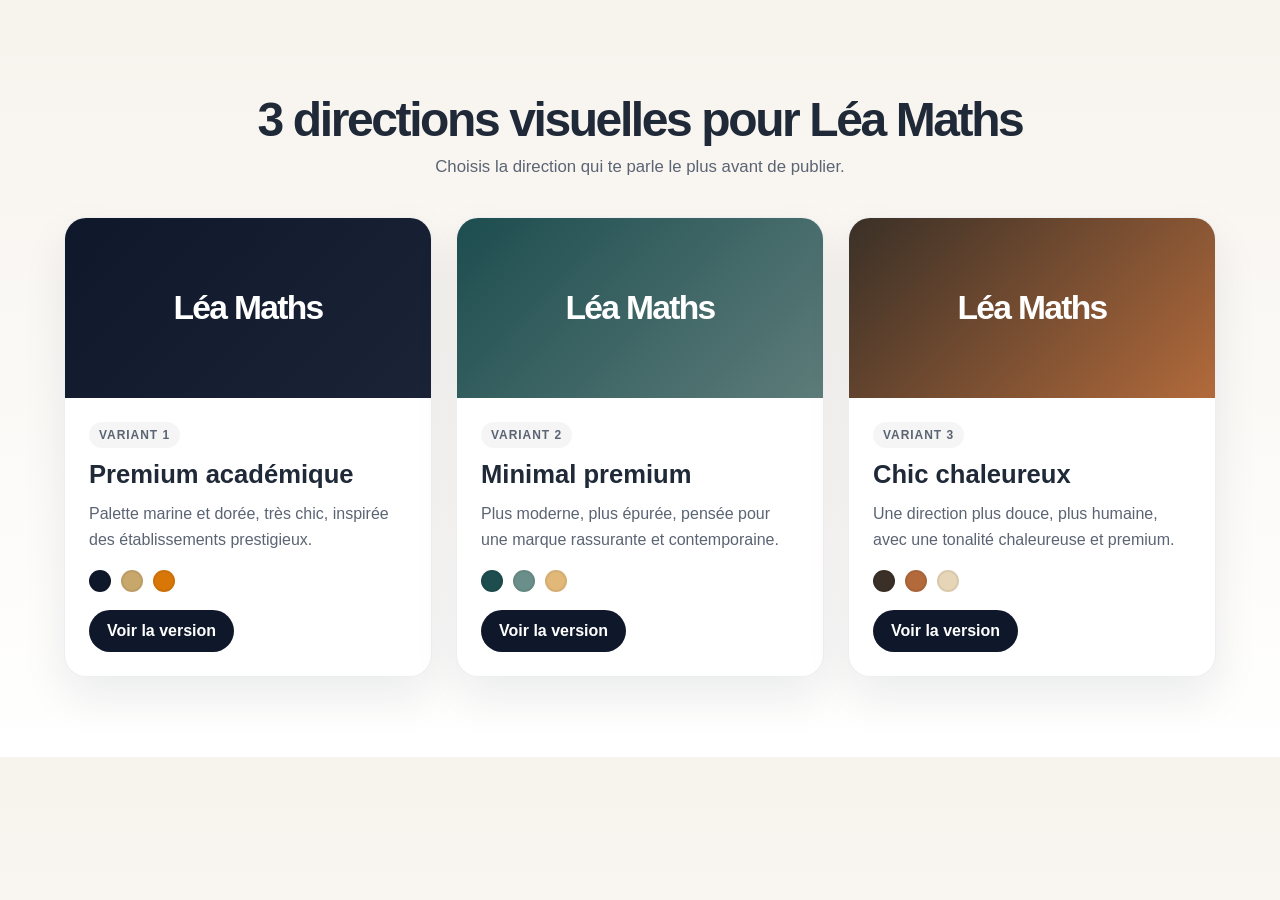
<file: brand-preview.html>
<!DOCTYPE html>
<html lang="fr">
<head>
  <meta charset="UTF-8" />
  <meta name="viewport" content="width=device-width, initial-scale=1.0" />
  <title>Léa Maths — 3 identités</title>
  <style>
    :root {
      --bg: #f4efe7;
      --card: #fff;
      --text: #1f2937;
      --muted: #5b6473;
      --line: rgba(31,41,55,0.08);
      --navy: #0f172a;
      --gold: #c8a76b;
      --sage: #4e7c6b;
      --coral: #d97706;
      --shadow: 0 20px 45px rgba(15,23,42,.08);
    }
    * { box-sizing: border-box; }
    body {
      margin: 0;
      font-family: Inter, Arial, sans-serif;
      background: linear-gradient(180deg, #f7f3ed 0%, #ffffff 100%);
      color: var(--text);
    }
    .wrap {
      max-width: 1200px;
      margin: 0 auto;
      padding: 60px 24px 80px;
    }
    h1 {
      text-align: center;
      font-size: clamp(2rem, 4vw, 3rem);
      margin-bottom: 10px;
      letter-spacing: -0.05em;
    }
    .subtitle {
      text-align: center;
      color: var(--muted);
      margin-bottom: 40px;
      font-size: 1.05rem;
    }
    .grid {
      display: grid;
      grid-template-columns: repeat(auto-fit, minmax(260px, 1fr));
      gap: 24px;
    }
    .card {
      background: var(--card);
      border: 1px solid var(--line);
      border-radius: 22px;
      overflow: hidden;
      box-shadow: var(--shadow);
      transition: transform .2s ease, box-shadow .2s ease;
    }
    .card:hover {
      transform: translateY(-6px);
      box-shadow: 0 28px 60px rgba(15,23,42,.12);
    }
    .preview {
      height: 180px;
      padding: 20px;
      display: flex;
      align-items: center;
      justify-content: center;
      color: white;
      font-weight: 700;
      font-size: 2.1rem;
      letter-spacing: -0.05em;
    }
    .card:nth-child(1) .preview { background: linear-gradient(135deg, #0f172a 0%, #1b2436 100%); }
    .card:nth-child(2) .preview { background: linear-gradient(135deg, #1d4d4f 0%, #5d7c7a 100%); }
    .card:nth-child(3) .preview { background: linear-gradient(135deg, #3a3027 0%, #b26a3b 100%); }
    .content {
      padding: 24px;
    }
    .tag {
      display: inline-block;
      padding: 6px 10px;
      border-radius: 999px;
      font-size: 0.75rem;
      font-weight: 700;
      letter-spacing: 0.08em;
      text-transform: uppercase;
      background: rgba(0,0,0,.04);
      color: var(--muted);
      margin-bottom: 12px;
    }
    h2 {
      margin: 0 0 12px;
      font-size: 1.6rem;
    }
    p {
      margin: 0 0 18px;
      color: var(--muted);
      line-height: 1.6;
    }
    .swatches {
      display: flex;
      gap: 10px;
      margin-bottom: 18px;
    }
    .swatches span {
      width: 22px;
      height: 22px;
      border-radius: 50%;
      border: 2px solid rgba(0,0,0,.06);
    }
    a {
      display: inline-block;
      text-decoration: none;
      background: var(--navy);
      color: white;
      padding: 12px 18px;
      border-radius: 999px;
      font-weight: 700;
    }
  </style>
</head>
<body>
  <div class="wrap">
    <h1>3 directions visuelles pour Léa Maths</h1>
    <div class="subtitle">Choisis la direction qui te parle le plus avant de publier.</div>

    <div class="grid">
      <article class="card">
        <div class="preview">Léa Maths</div>
        <div class="content">
          <div class="tag">Variant 1</div>
          <h2>Premium académique</h2>
          <p>Palette marine et dorée, très chic, inspirée des établissements prestigieux.</p>
          <div class="swatches">
            <span style="background:#0f172a"></span>
            <span style="background:#c8a76b"></span>
            <span style="background:#d97706"></span>
          </div>
          <a href="variant-1.html">Voir la version</a>
        </div>
      </article>

      <article class="card">
        <div class="preview">Léa Maths</div>
        <div class="content">
          <div class="tag">Variant 2</div>
          <h2>Minimal premium</h2>
          <p>Plus moderne, plus épurée, pensée pour une marque rassurante et contemporaine.</p>
          <div class="swatches">
            <span style="background:#1d4d4f"></span>
            <span style="background:#6a8f8a"></span>
            <span style="background:#e1b878"></span>
          </div>
          <a href="variant-2.html">Voir la version</a>
        </div>
      </article>

      <article class="card">
        <div class="preview">Léa Maths</div>
        <div class="content">
          <div class="tag">Variant 3</div>
          <h2>Chic chaleureux</h2>
          <p>Une direction plus douce, plus humaine, avec une tonalité chaleureuse et premium.</p>
          <div class="swatches">
            <span style="background:#3a3027"></span>
            <span style="background:#b26a3b"></span>
            <span style="background:#e7d5b7"></span>
          </div>
          <a href="variant-3.html">Voir la version</a>
        </div>
      </article>
    </div>
  </div>
</body>
</html>
</file>
